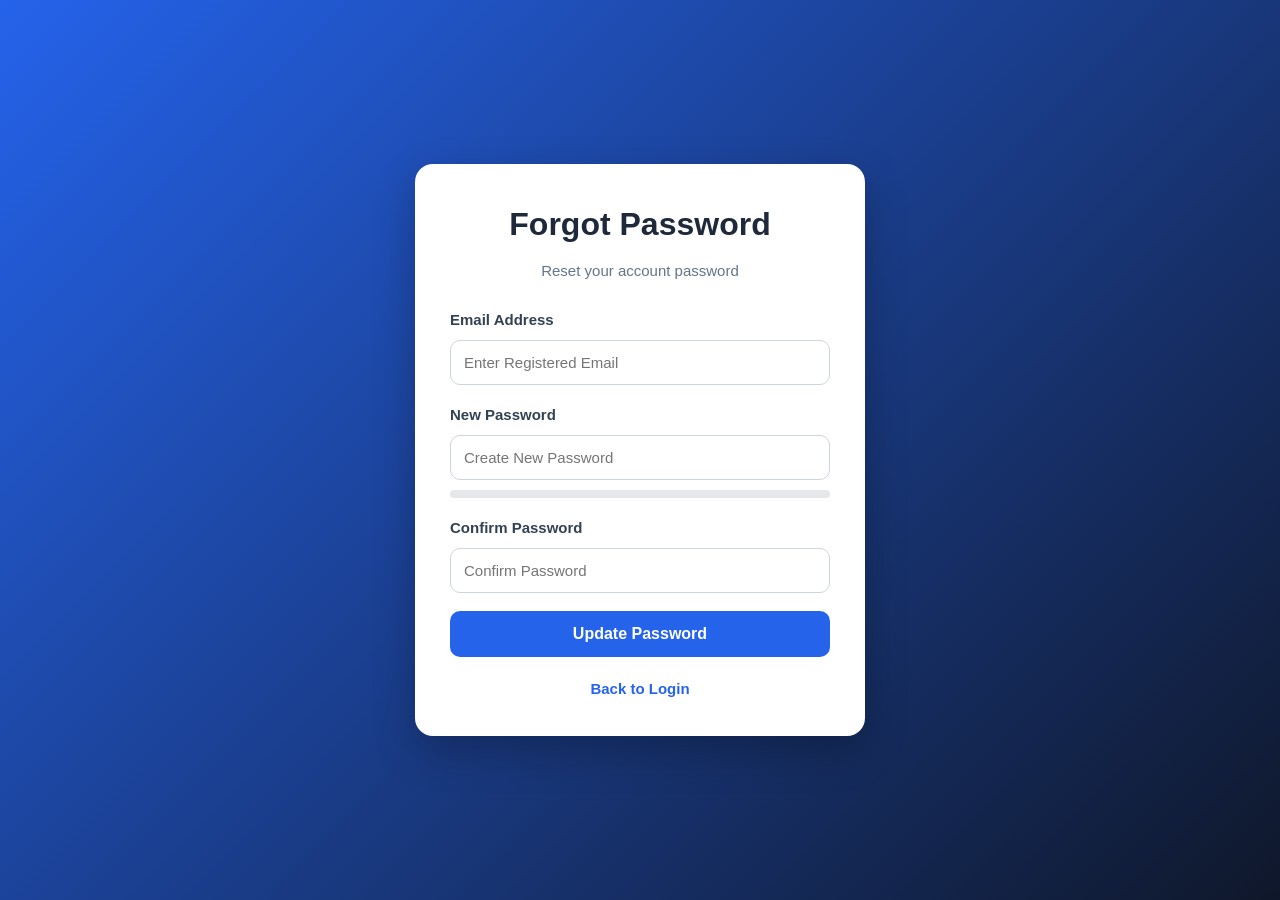
<file: forget-password.html>
<!DOCTYPE html>
<html lang="en">
<head>
<meta charset="UTF-8">
<meta name="viewport" content="width=device-width, initial-scale=1.0">

<title>Forgot Password</title>

<link rel="stylesheet" href="css/styles.css">
<link rel="stylesheet" href="css/auth.css">

</head>

<body>

<div class="auth-container">

<div class="auth-card">

<div class="auth-header">

<h1>Forgot Password</h1>

<p>Reset your account password</p>

</div>

<form id="forgotPasswordForm">

<div class="input-group">

<label>Email Address</label>

<input
type="email"
id="resetEmail"
placeholder="Enter Registered Email"
required>

</div>

<div class="input-group">

<label>New Password</label>

<input
type="password"
id="newPassword"
placeholder="Create New Password"
required>

<div class="strength-container">

<div id="strengthBar"></div>

</div>

</div>

<div class="input-group">

<label>Confirm Password</label>

<input
type="password"
id="confirmNewPassword"
placeholder="Confirm Password"
required>

</div>

<button
type="submit"
class="auth-btn">

Update Password

</button>

<div class="auth-footer">

<a href="index.html">

Back to Login

</a>

</div>

</form>

</div>

</div>

<script src="js/auth.js"></script>

</body>

</html>
</file>
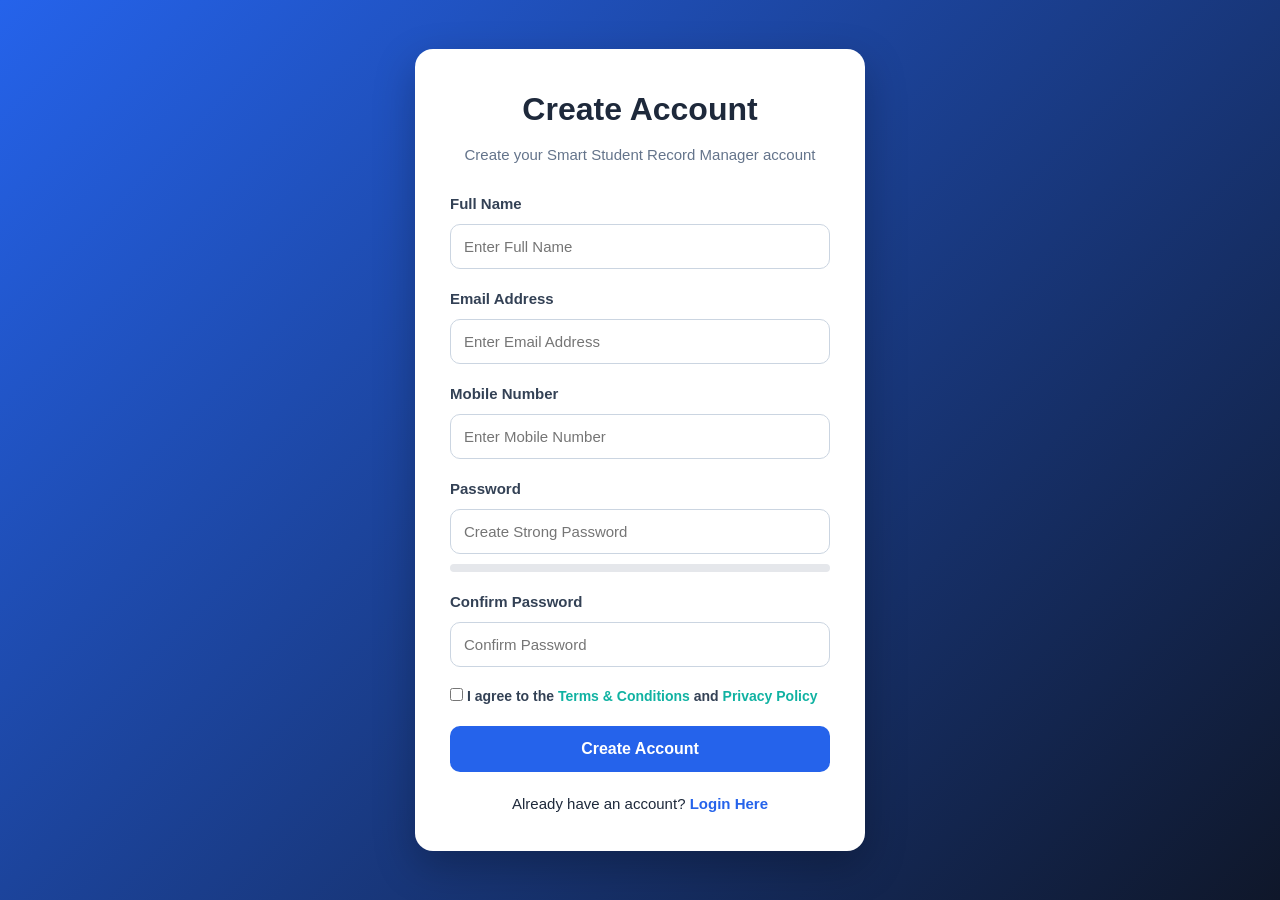
<file: signup.html>
<!DOCTYPE html>
<html lang="en">
<head>
    <meta charset="UTF-8">
    <meta name="viewport" content="width=device-width, initial-scale=1.0">
    <title>Create Account | Smart Student Record Manager</title>

    <link rel="stylesheet" href="css/styles.css">
    <link rel="stylesheet" href="css/auth.css">
</head>

<body>

<div class="auth-container">

    <div class="auth-card">

        <div class="auth-header">

            <h1>Create Account</h1>

            <p>Create your Smart Student Record Manager account</p>

        </div>

        <form id="signupForm">

            <div class="input-group">

                <label>Full Name</label>

                <input
                    type="text"
                    id="fullName"
                    placeholder="Enter Full Name"
                    required>

            </div>

            <div class="input-group">

                <label>Email Address</label>

                <input
                    type="email"
                    id="email"
                    placeholder="Enter Email Address"
                    required>

            </div>

            <div class="input-group">

                <label>Mobile Number</label>

                <input
                    type="tel"
                    id="mobile"
                    maxlength="10"
                    placeholder="Enter Mobile Number"
                    required>

            </div>

            <div class="input-group">

                <label>Password</label>

                <input
                    type="password"
                    id="password"
                    placeholder="Create Strong Password"
                    required>

                <small id="passwordMessage"></small>

                <div class="strength-container">

                    <div id="strengthBar"></div>

                </div>

            </div>

            <div class="input-group">

                <label>Confirm Password</label>

                <input
                    type="password"
                    id="confirmPassword"
                    placeholder="Confirm Password"
                    required>

            </div>
                        <div class="input-group">
                <label class="checkbox-container">
                    <input type="checkbox" id="terms" required>
                    <span>
                        I agree to the
                        <a href="#">Terms & Conditions</a>
                        and
                        <a href="#">Privacy Policy</a>
                    </span>
                </label>
            </div>

            <button type="submit" class="auth-btn">
                Create Account
            </button>

            <div class="auth-footer">

                <p>
                    Already have an account?
                    <a href="index.html">
                        Login Here
                    </a>
                </p>

            </div>

        </form>

    </div>

</div>

<script src="js/auth.js"></script>

</body>
</html>
</file>
<file: css/styles.css>
/* ==========================================================================
   Smart Student Record Manager - Design System & Stylesheet
   Theme: Professional Academic Blue, White, Teal with Dark Mode & Glassmorphism
   ========================================================================== */

:root {
    /* Color Tokens - Light Theme */
    --primary-h: 222;
    --primary-s: 84%;
    --primary-l: 35%;
    --primary: hsl(var(--primary-h), var(--primary-s), var(--primary-l)); /* #0d3b66 */
    --primary-dark: hsl(222, 84%, 25%);
    --primary-light: hsl(222, 84%, 95%);
    
    --teal-h: 174;
    --teal-s: 84%;
    --teal-l: 38%;
    --teal: hsl(var(--teal-h), var(--teal-s), var(--teal-l)); /* #0d9488 */
    --teal-light: hsl(var(--teal-h), 84%, 94%);
    
    --accent: #3b82f6;
    --bg-body: #f8fafc;
    --bg-card: rgba(255, 255, 255, 0.85);
    --bg-sidebar: #0f172a;
    --bg-topbar: rgba(255, 255, 255, 0.9);
    
    --text-primary: #1e293b;
    --text-secondary: #64748b;
    --text-muted: #94a3b8;
    --text-on-dark: #f8fafc;
    
    --border-color: #e2e8f0;
    --border-card: rgba(226, 232, 240, 0.7);
    
    --shadow-sm: 0 1px 3px rgba(0, 0, 0, 0.05);
    --shadow-md: 0 4px 12px -2px rgba(0, 0, 0, 0.08), 0 2px 6px -1px rgba(0, 0, 0, 0.04);
    --shadow-lg: 0 10px 25px -5px rgba(0, 0, 0, 0.1), 0 8px 10px -6px rgba(0, 0, 0, 0.05);
    --shadow-glow: 0 0 20px rgba(13, 148, 136, 0.25);
    
    --radius-sm: 8px;
    --radius-md: 12px;
    --radius-lg: 18px;
    --radius-full: 9999px;
    
    --font-heading: 'Outfit', -apple-system, BlinkMacSystemFont, sans-serif;
    --font-body: 'Inter', -apple-system, BlinkMacSystemFont, sans-serif;
    --font-code: 'Fira Code', monospace;
    
    --transition: all 0.25s cubic-bezier(0.4, 0, 0.2, 1);
    --sidebar-width: 270px;
    --topbar-height: 72px;
}

/* Dark Theme Overrides */
[data-theme="dark"] {
    --bg-body: #0b0f19;
    --bg-card: rgba(17, 24, 39, 0.75);
    --bg-topbar: rgba(17, 24, 39, 0.85);
    
    --text-primary: #f1f5f9;
    --text-secondary: #94a3b8;
    --text-muted: #64748b;
    
    --border-color: #1e293b;
    --border-card: rgba(30, 41, 59, 0.8);
    
    --shadow-sm: 0 1px 3px rgba(0, 0, 0, 0.4);
    --shadow-md: 0 4px 14px rgba(0, 0, 0, 0.4);
    --shadow-lg: 0 10px 25px rgba(0, 0, 0, 0.5);
}

/* ==========================================================================
   Reset & Base Styles
   ========================================================================== */

*, *::before, *::after {
    box-sizing: border-box;
    margin: 0;
    padding: 0;
}

html {
    font-size: 15px;
    scroll-behavior: smooth;
}

body {
    font-family: var(--font-body);
    background-color: var(--bg-body);
    color: var(--text-primary);
    line-height: 1.6;
    overflow-x: hidden;
    transition: background-color 0.3s ease, color 0.3s ease;
}

a {
    color: var(--teal);
    text-decoration: none;
    transition: var(--transition);
}

a:hover {
    color: var(--primary);
}

button, input, select, textarea {
    font-family: inherit;
    font-size: inherit;
}

/* Custom Scrollbar */
::-webkit-scrollbar {
    width: 8px;
    height: 8px;
}

::-webkit-scrollbar-track {
    background: transparent;
}

::-webkit-scrollbar-thumb {
    background: var(--text-muted);
    border-radius: 4px;
}

::-webkit-scrollbar-thumb:hover {
    background: var(--text-secondary);
}

/* ==========================================================================
   Login Page Styling (Requirement 5)
   ========================================================================== */

.login-view-container {
    position: fixed;
    top: 0; left: 0; right: 0; bottom: 0;
    background: linear-gradient(135deg, #0f172a, #1e3a8a, #0f766e);
    display: none;
    align-items: center;
    justify-content: center;
    z-index: 5000;
    padding: 20px;
}

.login-view-container.active {
    display: flex;
    animation: fadeIn 0.4s ease;
}

.login-card {
    width: 100%;
    max-width: 440px;
    background: rgba(15, 23, 42, 0.85) !important;
    backdrop-filter: blur(20px);
    -webkit-backdrop-filter: blur(20px);
    border: 1px solid rgba(255, 255, 255, 0.15) !important;
    color: #f8fafc;
    padding: 36px 30px;
    box-shadow: 0 20px 50px rgba(0,0,0,0.5);
}

.login-header {
    text-align: center;
    margin-bottom: 28px;
}

.logo-box.lg {
    width: 64px;
    height: 64px;
    margin: 0 auto 16px auto;
    font-size: 2rem;
}

.login-header h2 {
    font-family: var(--font-heading);
    font-size: 1.45rem;
    font-weight: 800;
    color: #fff;
    margin-bottom: 4px;
}

.login-header p {
    font-size: 0.84rem;
    color: var(--teal);
}

.login-form .form-group label {
    color: #cbd5e1;
}

.login-form input {
    background: rgba(255, 255, 255, 0.08);
    border-color: rgba(255, 255, 255, 0.2);
    color: #fff;
}

.login-form input:focus {
    border-color: var(--teal);
    background: rgba(255, 255, 255, 0.12);
}

.login-options-row {
    margin-top: 12px;
}

.remember-checkbox {
    display: flex;
    align-items: center;
    gap: 8px;
    font-size: 0.82rem;
    color: #94a3b8;
    cursor: pointer;
}

.login-error-alert {
    margin-top: 14px;
    padding: 10px 14px;
    background: rgba(239, 68, 68, 0.18);
    border: 1px solid rgba(239, 68, 68, 0.4);
    border-radius: var(--radius-sm);
    color: #fca5a5;
    font-size: 0.85rem;
    font-weight: 600;
    display: flex;
    align-items: center;
    gap: 8px;
    animation: fadeIn 0.2s ease;
}

.demo-credentials-box {
    margin-top: 20px;
    padding: 12px;
    background: rgba(13, 148, 136, 0.15);
    border: 1px dashed rgba(13, 148, 136, 0.4);
    border-radius: var(--radius-sm);
    display: flex;
    align-items: center;
    gap: 10px;
    font-size: 0.82rem;
    color: #5eead4;
}

.user-session-badge {
    display: flex;
    align-items: center;
    gap: 8px;
    padding: 4px 10px;
    background: var(--bg-body);
    border: 1px solid var(--border-color);
    border-radius: var(--radius-full);
    font-size: 0.8rem;
    font-weight: 600;
}

.btn-logout {
    background: none;
    border: none;
    color: #ef4444;
    cursor: pointer;
    display: flex;
    align-items: center;
    padding: 2px;
    transition: var(--transition);
}

.btn-logout:hover {
    transform: scale(1.1);
}

/* ==========================================================================
   Roll Number Help Card (Requirement 7)
   ========================================================================== */

.help-card {
    border-left: 4px solid var(--teal);
}

.help-breakdown-list {
    display: flex;
    flex-direction: column;
    gap: 16px;
    margin-top: 16px;
}

.help-item {
    display: flex;
    align-items: flex-start;
    gap: 12px;
}

.code-pill {
    padding: 4px 10px;
    background: #0f172a;
    color: #38bdf8;
    font-family: var(--font-code);
    font-size: 0.82rem;
    font-weight: 700;
    border-radius: var(--radius-sm);
    flex-shrink: 0;
    min-width: 60px;
    text-align: center;
}

.code-pill.campus { background: rgba(13, 148, 136, 0.2); color: var(--teal); }
.code-pill.branch { background: rgba(245, 158, 11, 0.2); color: #f59e0b; }

.help-item strong {
    font-size: 0.88rem;
    color: var(--text-primary);
}

.help-item p {
    font-size: 0.8rem;
    color: var(--text-secondary);
}

.help-item ul {
    list-style: none;
    font-size: 0.78rem;
    color: var(--text-secondary);
    margin-top: 4px;
    display: grid;
    grid-template-columns: repeat(2, 1fr);
    gap: 4px;
}

/* ==========================================================================
   App Layout Structure
   ========================================================================== */

.app-container {
    display: flex;
    min-height: 100vh;
    width: 100vw;
    position: relative;
}

/* Sidebar Styling */
.sidebar {
    width: var(--sidebar-width);
    background-color: var(--bg-sidebar);
    color: var(--text-on-dark);
    display: flex;
    flex-direction: column;
    position: fixed;
    top: 0;
    left: 0;
    bottom: 0;
    z-index: 100;
    transition: var(--transition);
    border-right: 1px solid rgba(255, 255, 255, 0.08);
}

.sidebar-header {
    padding: 20px 24px;
    display: flex;
    align-items: center;
    gap: 14px;
    border-bottom: 1px solid rgba(255, 255, 255, 0.08);
}

.logo-box {
    width: 42px;
    height: 42px;
    background: linear-gradient(135deg, var(--teal), var(--primary));
    border-radius: var(--radius-md);
    display: flex;
    align-items: center;
    justify-content: center;
    color: #fff;
    box-shadow: var(--shadow-glow);
}

.logo-text h2 {
    font-family: var(--font-heading);
    font-size: 1.25rem;
    font-weight: 700;
    letter-spacing: -0.5px;
    color: #fff;
}

.logo-text h2 span {
    color: var(--teal);
}

.logo-text p {
    font-size: 0.75rem;
    color: var(--text-muted);
}

.sidebar-close-btn {
    display: none;
    background: none;
    border: none;
    color: var(--text-muted);
    font-size: 1.5rem;
    cursor: pointer;
}

.sidebar-nav {
    flex: 1;
    padding: 20px 16px;
    overflow-y: auto;
}

.nav-section-title {
    font-size: 0.7rem;
    font-weight: 700;
    letter-spacing: 1px;
    color: #64748b;
    margin: 20px 12px 8px 12px;
}

.nav-section-title:first-child {
    margin-top: 0;
}

.nav-item {
    display: flex;
    align-items: center;
    gap: 12px;
    padding: 10px 14px;
    border-radius: var(--radius-sm);
    color: #94a3b8;
    font-weight: 500;
    font-size: 0.92rem;
    margin-bottom: 4px;
    transition: var(--transition);
}

.nav-item i {
    width: 20px;
    height: 20px;
}

.nav-item:hover {
    color: #fff;
    background: rgba(255, 255, 255, 0.06);
    transform: translateX(4px);
}

.nav-item.active {
    color: #fff;
    background: linear-gradient(90deg, var(--teal), var(--primary));
    font-weight: 600;
    box-shadow: 0 4px 12px rgba(13, 148, 136, 0.3);
}

.sidebar-footer {
    padding: 16px;
    border-top: 1px solid rgba(255, 255, 255, 0.08);
}

.c-badge {
    display: flex;
    align-items: center;
    gap: 8px;
    padding: 10px;
    background: rgba(13, 148, 136, 0.15);
    border: 1px solid rgba(13, 148, 136, 0.3);
    border-radius: var(--radius-sm);
    color: var(--teal);
    font-size: 0.8rem;
    font-weight: 600;
}

/* Main Content Wrapper */
.main-wrapper {
    flex: 1;
    margin-left: var(--sidebar-width);
    display: flex;
    flex-direction: column;
    min-height: 100vh;
    transition: var(--transition);
}

/* Top Navigation Bar */
.topbar {
    height: var(--topbar-height);
    background-color: var(--bg-topbar);
    backdrop-filter: blur(12px);
    -webkit-backdrop-filter: blur(12px);
    border-bottom: 1px solid var(--border-color);
    padding: 0 30px;
    display: flex;
    align-items: center;
    justify-content: space-between;
    position: sticky;
    top: 0;
    z-index: 90;
}

.topbar-left {
    display: flex;
    align-items: center;
    gap: 16px;
}

.menu-toggle-btn {
    display: none;
    background: none;
    border: none;
    color: var(--text-primary);
    font-size: 1.4rem;
    cursor: pointer;
    padding: 4px;
}

.page-title-box h1 {
    font-family: var(--font-heading);
    font-size: 1.4rem;
    font-weight: 700;
    letter-spacing: -0.3px;
}

.page-title-box p {
    font-size: 0.8rem;
    color: var(--text-secondary);
}

.topbar-right {
    display: flex;
    align-items: center;
    gap: 16px;
}

/* Quick Global Search */
.quick-search-wrapper {
    position: relative;
    width: 260px;
}

.quick-search-icon {
    position: absolute;
    left: 12px;
    top: 50%;
    transform: translateY(-50%);
    color: var(--text-muted);
    width: 16px;
    height: 16px;
}

.quick-search-wrapper input {
    width: 100%;
    padding: 8px 12px 8px 36px;
    background: var(--bg-body);
    border: 1px solid var(--border-color);
    border-radius: var(--radius-full);
    color: var(--text-primary);
    font-size: 0.85rem;
    transition: var(--transition);
}

.quick-search-wrapper input:focus {
    outline: none;
    border-color: var(--teal);
    box-shadow: 0 0 0 3px rgba(13, 148, 136, 0.15);
    width: 300px;
}

.quick-search-results {
    position: absolute;
    top: 110%;
    right: 0;
    width: 320px;
    background: var(--bg-card);
    backdrop-filter: blur(16px);
    border: 1px solid var(--border-card);
    border-radius: var(--radius-md);
    box-shadow: var(--shadow-lg);
    display: none;
    max-height: 300px;
    overflow-y: auto;
    z-index: 1000;
    padding: 8px;
}

.quick-search-results.active {
    display: block;
}

.search-res-item {
    padding: 10px 12px;
    border-radius: var(--radius-sm);
    cursor: pointer;
    display: flex;
    justify-content: space-between;
    align-items: center;
    transition: var(--transition);
}

.search-res-item:hover {
    background: var(--primary-light);
}

[data-theme="dark"] .search-res-item:hover {
    background: rgba(255, 255, 255, 0.08);
}

/* Theme Toggle Button */
.theme-toggle-btn {
    background: var(--bg-body);
    border: 1px solid var(--border-color);
    width: 40px;
    height: 40px;
    border-radius: var(--radius-full);
    display: flex;
    align-items: center;
    justify-content: center;
    color: var(--text-primary);
    cursor: pointer;
    transition: var(--transition);
}

.theme-toggle-btn:hover {
    background: var(--primary-light);
    color: var(--primary);
}

.sun-icon { display: block; }
.moon-icon { display: none; }

[data-theme="dark"] .sun-icon { display: none; }
[data-theme="dark"] .moon-icon { display: block; }

/* Storage Badge */
.storage-indicator {
    display: flex;
    align-items: center;
    gap: 8px;
    padding: 6px 14px;
    background: var(--bg-body);
    border: 1px solid var(--border-color);
    border-radius: var(--radius-full);
    font-size: 0.8rem;
    font-weight: 600;
    color: var(--text-secondary);
}

.status-dot {
    width: 8px;
    height: 8px;
    background-color: #10b981;
    border-radius: 50%;
    box-shadow: 0 0 8px #10b981;
}

/* Content Body & Views */
.content-body {
    padding: 30px;
    flex: 1;
}

.view-page {
    display: none;
    animation: fadeIn 0.3s ease-in-out;
}

.view-page.active {
    display: block;
}

@keyframes fadeIn {
    from { opacity: 0; transform: translateY(8px); }
    to { opacity: 1; transform: translateY(0); }
}

/* ==========================================================================
   Glassmorphism Cards & General Elements
   ========================================================================== */

.glass-card {
    background: var(--bg-card);
    backdrop-filter: blur(12px);
    -webkit-backdrop-filter: blur(12px);
    border: 1px solid var(--border-card);
    border-radius: var(--radius-lg);
    padding: 24px;
    box-shadow: var(--shadow-md);
    transition: var(--transition);
}

.glass-card:hover {
    box-shadow: var(--shadow-lg);
}

.section-title-box {
    margin: 35px 0 20px 0;
}

.section-title-box h2 {
    font-family: var(--font-heading);
    font-size: 1.5rem;
    font-weight: 700;
}

.section-title-box p {
    color: var(--text-secondary);
    font-size: 0.9rem;
}

/* ==========================================================================
   Buttons & UI Components
   ========================================================================== */

.btn {
    display: inline-flex;
    align-items: center;
    justify-content: center;
    gap: 8px;
    padding: 10px 20px;
    border-radius: var(--radius-md);
    font-weight: 600;
    font-size: 0.9rem;
    cursor: pointer;
    border: none;
    transition: var(--transition);
    text-decoration: none;
}

.btn-sm {
    padding: 7px 14px;
    font-size: 0.82rem;
    border-radius: var(--radius-sm);
}

.btn-xs {
    padding: 4px 10px;
    font-size: 0.78rem;
    border-radius: var(--radius-sm);
}

.btn-lg {
    padding: 14px 28px;
    font-size: 1rem;
    border-radius: var(--radius-md);
}

.btn-block {
    width: 100%;
}

.btn-primary {
    background: linear-gradient(135deg, var(--primary), var(--primary-dark));
    color: #fff;
    box-shadow: 0 4px 12px rgba(13, 59, 102, 0.25);
}

.btn-primary:hover {
    transform: translateY(-2px);
    box-shadow: 0 6px 18px rgba(13, 59, 102, 0.35);
}

.btn-teal {
    background: linear-gradient(135deg, var(--teal), #0f766e);
    color: #fff;
    box-shadow: 0 4px 12px rgba(13, 148, 136, 0.25);
}

.btn-teal:hover {
    transform: translateY(-2px);
    box-shadow: 0 6px 18px rgba(13, 148, 136, 0.35);
}

.btn-secondary {
    background: var(--bg-body);
    color: var(--text-primary);
    border: 1px solid var(--border-color);
}

.btn-secondary:hover {
    background: var(--border-color);
}

.btn-outline {
    background: transparent;
    border: 1.5px solid var(--teal);
    color: var(--teal);
}

.btn-outline:hover {
    background: var(--teal);
    color: #fff;
}

.btn-danger {
    background: linear-gradient(135deg, #ef4444, #dc2626);
    color: #fff;
}

.btn-danger:hover {
    transform: translateY(-2px);
    box-shadow: 0 4px 14px rgba(239, 68, 68, 0.3);
}

/* Badges */
.badge {
    display: inline-flex;
    align-items: center;
    padding: 4px 10px;
    border-radius: var(--radius-full);
    font-size: 0.75rem;
    font-weight: 700;
    text-transform: uppercase;
    letter-spacing: 0.5px;
}

.badge-primary { background: rgba(59, 130, 246, 0.15); color: #2563eb; }
.badge-teal { background: rgba(13, 148, 136, 0.15); color: var(--teal); }
.badge-success { background: rgba(16, 185, 129, 0.15); color: #10b981; }
.badge-warning { background: rgba(245, 158, 11, 0.15); color: #d97706; }
.badge-danger { background: rgba(239, 68, 68, 0.15); color: #ef4444; }

/* ==========================================================================
   Hero Section (Home View)
   ========================================================================== */

.hero-section {
    display: grid;
    grid-template-columns: 1.2fr 0.8fr;
    gap: 40px;
    align-items: center;
    padding: 40px 0 20px 0;
}

.hero-badge {
    display: inline-flex;
    align-items: center;
    gap: 8px;
    padding: 6px 16px;
    background: var(--teal-light);
    color: var(--teal);
    border-radius: var(--radius-full);
    font-size: 0.85rem;
    font-weight: 600;
    margin-bottom: 20px;
}

[data-theme="dark"] .hero-badge {
    background: rgba(13, 148, 136, 0.2);
}

.hero-title {
    font-family: var(--font-heading);
    font-size: 2.8rem;
    font-weight: 800;
    line-height: 1.2;
    margin-bottom: 16px;
    letter-spacing: -1px;
}

.gradient-text {
    background: linear-gradient(135deg, var(--teal), var(--accent));
    -webkit-background-clip: text;
    -webkit-text-fill-color: transparent;
}

.hero-tagline {
    font-size: 1.2rem;
    font-weight: 600;
    color: var(--teal);
    margin-bottom: 14px;
}

.hero-description {
    font-size: 1rem;
    color: var(--text-secondary);
    margin-bottom: 30px;
    max-width: 90%;
}

.hero-actions {
    display: flex;
    gap: 16px;
}

.hero-preview-card {
    padding: 0;
    overflow: hidden;
    border: 1px solid var(--border-card);
    background: #0f172a;
    color: #f8fafc;
    box-shadow: var(--shadow-lg);
}

.preview-header {
    background: #1e293b;
    padding: 12px 18px;
    display: flex;
    align-items: center;
    gap: 14px;
}

.dots {
    display: flex;
    gap: 6px;
}

.dots span {
    width: 10px;
    height: 10px;
    border-radius: 50%;
    background: #ef4444;
}

.dots span:nth-child(2) { background: #f59e0b; }
.dots span:nth-child(3) { background: #10b981; }

.preview-title {
    font-family: var(--font-code);
    font-size: 0.8rem;
    color: #94a3b8;
}

.code-preview {
    padding: 20px;
    font-family: var(--font-code);
    font-size: 0.85rem;
    line-height: 1.6;
    overflow-x: auto;
}

.code-preview .keyword { color: #f43f5e; }
.code-preview .type { color: #38bdf8; }
.code-preview .comment { color: #64748b; font-style: italic; }

.hero-stats-mini {
    display: grid;
    grid-template-columns: repeat(3, 1fr);
    background: #1e293b;
    padding: 16px;
    text-align: center;
    border-top: 1px solid #334155;
}

.mini-stat h4 {
    font-family: var(--font-heading);
    font-size: 1.3rem;
    color: var(--teal);
}

.mini-stat p {
    font-size: 0.75rem;
    color: #94a3b8;
}

/* Features Grid */
.features-grid {
    display: grid;
    grid-template-columns: repeat(auto-fit, minmax(240px, 1fr));
    gap: 24px;
}

.feature-card {
    transition: var(--transition);
}

.feature-card:hover {
    transform: translateY(-5px);
}

.feature-icon {
    width: 48px;
    height: 48px;
    border-radius: var(--radius-md);
    display: flex;
    align-items: center;
    justify-content: center;
    color: #fff;
    margin-bottom: 16px;
}

.bg-blue { background: linear-gradient(135deg, #2563eb, #1d4ed8); }
.bg-teal { background: linear-gradient(135deg, #0d9488, #0f766e); }
.bg-indigo { background: linear-gradient(135deg, #6366f1, #4338ca); }
.bg-purple { background: linear-gradient(135deg, #a855f7, #7e22ce); }

.feature-card h3 {
    font-family: var(--font-heading);
    font-size: 1.15rem;
    margin-bottom: 8px;
}

.feature-card p {
    font-size: 0.88rem;
    color: var(--text-secondary);
}

/* ==========================================================================
   Dashboard Metrics & Action Cards
   ========================================================================== */

.metrics-grid {
    display: grid;
    grid-template-columns: repeat(auto-fit, minmax(200px, 1fr));
    gap: 20px;
}

.metric-card {
    display: flex;
    align-items: center;
    gap: 16px;
    padding: 20px;
}

.metric-icon {
    width: 52px;
    height: 52px;
    border-radius: var(--radius-md);
    display: flex;
    align-items: center;
    justify-content: center;
    color: #fff;
    flex-shrink: 0;
}

.metric-icon.blue { background: linear-gradient(135deg, #3b82f6, #1d4ed8); }
.metric-icon.green { background: linear-gradient(135deg, #10b981, #047857); }
.metric-icon.orange { background: linear-gradient(135deg, #f59e0b, #b45309); }
.metric-icon.teal { background: linear-gradient(135deg, #0d9488, #0f766e); }
.metric-icon.purple { background: linear-gradient(135deg, #8b5cf6, #6d28d9); }

.metric-label {
    font-size: 0.8rem;
    font-weight: 600;
    color: var(--text-secondary);
    text-transform: uppercase;
    letter-spacing: 0.5px;
}

.metric-value {
    font-family: var(--font-heading);
    font-size: 1.8rem;
    font-weight: 800;
    line-height: 1.1;
    margin: 2px 0;
}

.metric-subtext {
    font-size: 0.75rem;
    color: var(--text-muted);
}

.dashboard-actions-header {
    margin: 35px 0 16px 0;
}

.dash-cards-grid {
    display: grid;
    grid-template-columns: repeat(auto-fit, minmax(220px, 1fr));
    gap: 20px;
}

.dash-action-card {
    background: var(--bg-card);
    border: 1px solid var(--border-card);
    border-radius: var(--radius-lg);
    padding: 22px;
    cursor: pointer;
    transition: var(--transition);
    display: flex;
    flex-direction: column;
}

.dash-action-card:hover {
    transform: translateY(-6px);
    border-color: var(--teal);
    box-shadow: var(--shadow-lg), var(--shadow-glow);
}

.dash-action-card .card-icon {
    width: 44px;
    height: 44px;
    background: var(--teal-light);
    color: var(--teal);
    border-radius: var(--radius-md);
    display: flex;
    align-items: center;
    justify-content: center;
    margin-bottom: 14px;
}

[data-theme="dark"] .dash-action-card .card-icon {
    background: rgba(13, 148, 136, 0.2);
}

.dash-action-card h4 {
    font-family: var(--font-heading);
    font-size: 1.1rem;
    margin-bottom: 6px;
}

.dash-action-card p {
    font-size: 0.84rem;
    color: var(--text-secondary);
    margin-bottom: 16px;
    flex: 1;
}

.dash-action-card .card-link {
    font-size: 0.82rem;
    font-weight: 700;
    color: var(--teal);
}

/* Recent Activity List */
.activity-card {
    height: 100%;
}

.card-header-flex {
    display: flex;
    justify-content: space-between;
    align-items: center;
    margin-bottom: 18px;
}

.card-header-flex h3 {
    font-family: var(--font-heading);
    font-size: 1.15rem;
    display: flex;
    align-items: center;
    gap: 8px;
}

.activity-list {
    list-style: none;
    max-height: 280px;
    overflow-y: auto;
}

.activity-item {
    display: flex;
    align-items: flex-start;
    gap: 12px;
    padding: 10px 0;
    border-bottom: 1px dashed var(--border-color);
}

.activity-item:last-child {
    border-bottom: none;
}

.activity-icon-bullet {
    width: 28px;
    height: 28px;
    border-radius: 50%;
    display: flex;
    align-items: center;
    justify-content: center;
    font-size: 0.75rem;
    flex-shrink: 0;
}

.activity-icon-bullet.add { background: rgba(16, 185, 129, 0.15); color: #10b981; }
.activity-icon-bullet.update { background: rgba(59, 130, 246, 0.15); color: #3b82f6; }
.activity-icon-bullet.delete { background: rgba(239, 68, 68, 0.15); color: #ef4444; }

.activity-content p {
    font-size: 0.85rem;
    font-weight: 500;
}

.activity-content span {
    font-size: 0.75rem;
    color: var(--text-muted);
}

/* ==========================================================================
   Forms & Controls
   ========================================================================== */

.form-container-wrapper {
    max-width: 800px;
    margin: 0 auto;
}

.form-container-wrapper.full-width-layout {
    max-width: 100%;
}

.form-layout-grid {
    align-items: flex-start;
}

.form-card {
    padding: 30px;
}

.form-header {
    margin-bottom: 24px;
    border-bottom: 1px solid var(--border-color);
    padding-bottom: 16px;
}

.form-header h2 {
    font-family: var(--font-heading);
    font-size: 1.4rem;
    display: flex;
    align-items: center;
    gap: 10px;
}

.form-header p {
    font-size: 0.88rem;
    color: var(--text-secondary);
}

.form-grid {
    display: grid;
    grid-template-columns: repeat(2, 1fr);
    gap: 20px;
}

.form-group {
    display: flex;
    flex-direction: column;
    gap: 6px;
}

.form-group.full-width {
    grid-column: span 2;
}

.form-group label {
    font-size: 0.85rem;
    font-weight: 600;
    color: var(--text-primary);
    display: flex;
    align-items: center;
    gap: 6px;
}

.required {
    color: #ef4444;
}

.form-group input, .form-group select {
    padding: 11px 14px;
    border: 1.5px solid var(--border-color);
    border-radius: var(--radius-sm);
    background: var(--bg-body);
    color: var(--text-primary);
    font-size: 0.9rem;
    transition: var(--transition);
}

.form-group input:focus, .form-group select:focus {
    outline: none;
    border-color: var(--teal);
    box-shadow: 0 0 0 3px rgba(13, 148, 136, 0.15);
}

.form-group input.error, .form-group select.error {
    border-color: #ef4444;
}

.error-msg {
    font-size: 0.78rem;
    color: #ef4444;
    font-weight: 500;
    min-height: 18px;
}

.form-actions {
    display: flex;
    gap: 14px;
    margin-top: 28px;
    padding-top: 20px;
    border-top: 1px solid var(--border-color);
}

/* Radio Tiles */
.radio-tile-group {
    display: grid;
    grid-template-columns: repeat(4, 1fr);
    gap: 10px;
}

.radio-tile {
    position: relative;
    cursor: pointer;
}

.radio-tile input {
    position: absolute;
    opacity: 0;
}

.radio-tile-label {
    display: flex;
    align-items: center;
    justify-content: center;
    gap: 6px;
    padding: 10px;
    border: 1.5px solid var(--border-color);
    border-radius: var(--radius-sm);
    font-size: 0.82rem;
    font-weight: 600;
    transition: var(--transition);
    text-align: center;
}

.radio-tile input:checked + .radio-tile-label {
    border-color: var(--teal);
    background: var(--teal-light);
    color: var(--teal);
}

[data-theme="dark"] .radio-tile input:checked + .radio-tile-label {
    background: rgba(13, 148, 136, 0.25);
    color: #fff;
}

/* Search fetch row */
.search-fetch-row {
    display: flex;
    gap: 14px;
    align-items: flex-end;
}

.flex-1 { flex: 1; }

/* Deletion Warning Box */
.delete-warning-box {
    display: flex;
    align-items: center;
    gap: 16px;
    padding: 16px;
    background: rgba(239, 68, 68, 0.1);
    border: 1px solid rgba(239, 68, 68, 0.3);
    border-radius: var(--radius-md);
    color: #dc2626;
    margin-bottom: 20px;
}

.warn-icon {
    width: 36px;
    height: 36px;
    flex-shrink: 0;
}

.student-profile-preview {
    background: var(--bg-body);
    padding: 20px;
    border-radius: var(--radius-md);
    border: 1px solid var(--border-color);
}

/* ==========================================================================
   Table & Data Grid View
   ========================================================================== */

.table-wrapper-card {
    padding: 0;
    overflow: hidden;
}

.table-controls-bar {
    padding: 20px 24px;
    display: flex;
    justify-content: space-between;
    align-items: center;
    gap: 16px;
    border-bottom: 1px solid var(--border-color);
    flex-wrap: wrap;
}

.search-filter-box {
    flex: 1;
    min-width: 260px;
}

.input-icon-wrapper {
    position: relative;
}

.input-icon-wrapper i {
    position: absolute;
    left: 12px;
    top: 50%;
    transform: translateY(-50%);
    color: var(--text-muted);
}

.input-icon-wrapper input {
    width: 100%;
    padding: 10px 12px 10px 38px;
    border: 1px solid var(--border-color);
    border-radius: var(--radius-md);
    background: var(--bg-body);
    color: var(--text-primary);
}

.dropdown-filters {
    display: flex;
    gap: 10px;
    flex-wrap: wrap;
}

.filter-select {
    padding: 9px 12px;
    border: 1px solid var(--border-color);
    border-radius: var(--radius-sm);
    background: var(--bg-body);
    color: var(--text-primary);
    font-size: 0.85rem;
}

.sort-bar {
    padding: 12px 24px;
    background: var(--bg-body);
    border-bottom: 1px solid var(--border-color);
    display: flex;
    align-items: center;
    gap: 10px;
    flex-wrap: wrap;
}

.sort-label {
    font-size: 0.8rem;
    font-weight: 700;
    color: var(--text-secondary);
    text-transform: uppercase;
}

.sort-btn {
    padding: 6px 12px;
    border-radius: var(--radius-full);
    border: 1px solid var(--border-color);
    background: var(--bg-card);
    color: var(--text-secondary);
    font-size: 0.8rem;
    font-weight: 600;
    cursor: pointer;
    display: flex;
    align-items: center;
    gap: 6px;
    transition: var(--transition);
}

.sort-btn:hover, .sort-btn.active {
    background: var(--teal);
    color: #fff;
    border-color: var(--teal);
}

.records-counter {
    margin-left: auto;
    font-size: 0.82rem;
    font-weight: 600;
    color: var(--text-secondary);
}

.table-responsive {
    overflow-x: auto;
}

.students-table {
    width: 100%;
    border-collapse: collapse;
    text-align: left;
    font-size: 0.9rem;
}

.students-table th {
    background: var(--bg-body);
    padding: 14px 20px;
    font-weight: 700;
    color: var(--text-secondary);
    border-bottom: 2px solid var(--border-color);
    text-transform: uppercase;
    font-size: 0.78rem;
    letter-spacing: 0.5px;
}

.students-table td {
    padding: 14px 20px;
    border-bottom: 1px solid var(--border-color);
    color: var(--text-primary);
}

.students-table tbody tr {
    transition: var(--transition);
}

.students-table tbody tr:hover {
    background: var(--primary-light);
}

[data-theme="dark"] .students-table tbody tr:hover {
    background: rgba(255, 255, 255, 0.04);
}

.table-actions {
    display: flex;
    justify-content: flex-end;
    gap: 8px;
}

.table-pagination {
    padding: 16px 24px;
    display: flex;
    justify-content: space-between;
    align-items: center;
    border-top: 1px solid var(--border-color);
    background: var(--bg-body);
}

.pagination-controls {
    display: flex;
    align-items: center;
    gap: 8px;
}

/* ==========================================================================
   Search Engine & Algorithm Comparison
   ========================================================================== */

.search-layout {
    align-items: flex-start;
}

.algo-metrics-box {
    margin-top: 24px;
    padding-top: 20px;
    border-top: 1px dashed var(--border-color);
}

.algo-metrics-box h4 {
    font-family: var(--font-heading);
    font-size: 1rem;
    margin-bottom: 14px;
    display: flex;
    align-items: center;
    gap: 8px;
}

.metrics-comparison-grid {
    display: grid;
    grid-template-columns: repeat(2, 1fr);
    gap: 16px;
}

.metric-pillar {
    padding: 16px;
    border-radius: var(--radius-md);
    border: 1.5px solid var(--border-color);
    text-align: center;
    background: var(--bg-body);
}

.metric-pillar.linear { border-color: rgba(245, 158, 11, 0.5); }
.metric-pillar.binary { border-color: rgba(16, 185, 129, 0.5); }

.pillar-title {
    font-size: 0.82rem;
    font-weight: 700;
    color: var(--text-secondary);
}

.pillar-stat {
    margin: 8px 0;
}

.stat-num {
    font-family: var(--font-heading);
    font-size: 1.8rem;
    font-weight: 800;
    color: var(--teal);
}

.stat-label {
    font-size: 0.72rem;
    color: var(--text-muted);
    display: block;
}

.step-tracer-container {
    margin-top: 24px;
    padding-top: 20px;
    border-top: 1px solid var(--border-color);
}

.step-tracer-container h4 {
    font-family: var(--font-heading);
    font-size: 1rem;
    margin-bottom: 12px;
    display: flex;
    align-items: center;
    gap: 8px;
}

.tracer-logs {
    background: #0f172a;
    color: #38bdf8;
    font-family: var(--font-code);
    font-size: 0.82rem;
    padding: 14px;
    border-radius: var(--radius-md);
    max-height: 220px;
    overflow-y: auto;
    line-height: 1.7;
}

.log-step {
    border-bottom: 1px solid #1e293b;
    padding: 4px 0;
}

.log-step.found {
    color: #4ade80;
    font-weight: 700;
}

/* Empty States */
.empty-state {
    text-align: center;
    padding: 50px 20px;
}

.empty-icon {
    width: 56px;
    height: 56px;
    color: var(--text-muted);
    margin-bottom: 16px;
}

.empty-state h3 {
    font-family: var(--font-heading);
    font-size: 1.2rem;
    margin-bottom: 8px;
}

.empty-state p {
    font-size: 0.88rem;
    color: var(--text-secondary);
    max-width: 400px;
    margin: 0 auto;
    line-height: 1.6;
}

/* ==========================================================================
   Charts & Statistics
   ========================================================================== */

.grid-2-cols {
    display: grid;
    grid-template-columns: repeat(2, 1fr);
    gap: 24px;
}

.margin-top-md { margin-top: 24px; }
.margin-top-lg { margin-top: 35px; }

.chart-card {
    height: 100%;
}

.chart-container {
    position: relative;
    height: 280px;
    width: 100%;
}

.chart-container-sm {
    position: relative;
    height: 220px;
    width: 100%;
}

/* ==========================================================================
   Reports Generator View & Paper Styling
   ========================================================================== */

.reports-controls-card {
    padding: 24px;
}

.reports-filters-grid {
    display: grid;
    grid-template-columns: repeat(auto-fit, minmax(220px, 1fr));
    gap: 20px;
    margin: 16px 0;
}

.report-actions-row {
    display: flex;
    gap: 12px;
    flex-wrap: wrap;
    padding-top: 16px;
    border-top: 1px solid var(--border-color);
}

.report-paper-wrapper {
    background: #cbd5e1;
    padding: 30px;
    border-radius: var(--radius-lg);
    display: flex;
    justify-content: center;
}

[data-theme="dark"] .report-paper-wrapper {
    background: #1e293b;
}

.report-paper {
    background: #ffffff;
    color: #0f172a;
    width: 100%;
    max-width: 850px;
    padding: 40px;
    border-radius: 4px;
    box-shadow: 0 10px 30px rgba(0, 0, 0, 0.2);
    min-height: 500px;
}

.report-header {
    text-align: center;
    border-bottom: 2px solid #0f172a;
    padding-bottom: 20px;
    margin-bottom: 24px;
}

.report-header h2 {
    font-family: var(--font-heading);
    font-size: 1.6rem;
    font-weight: 800;
    color: #1e3a8a;
    text-transform: uppercase;
}

.report-header h4 {
    font-size: 1.1rem;
    color: #0d9488;
    margin-top: 4px;
}

.report-meta-row {
    display: flex;
    justify-content: space-between;
    font-size: 0.85rem;
    color: #475569;
    margin-bottom: 20px;
}

.report-table {
    width: 100%;
    border-collapse: collapse;
    font-size: 0.88rem;
    margin-top: 16px;
}

.report-table th, .report-table td {
    border: 1px solid #cbd5e1;
    padding: 10px 12px;
    text-align: left;
}

.report-table th {
    background: #f1f5f9;
    font-weight: 700;
}

.report-footer-sign {
    margin-top: 50px;
    display: flex;
    justify-content: space-between;
    padding-top: 30px;
}

.sign-line {
    border-top: 1px solid #475569;
    width: 180px;
    text-align: center;
    padding-top: 6px;
    font-size: 0.82rem;
    font-weight: 600;
}

/* ==========================================================================
   Technology & Concepts Used Accordion Component
   ========================================================================== */

.tech-info-accordion {
    margin-top: 40px;
}

.accordion-card {
    background: var(--bg-card);
    border: 1px solid var(--border-card);
    border-radius: var(--radius-lg);
    overflow: hidden;
    box-shadow: var(--shadow-md);
}

.accordion-header {
    padding: 18px 24px;
    background: linear-gradient(90deg, rgba(13, 59, 102, 0.05), rgba(13, 148, 136, 0.05));
    display: flex;
    justify-content: space-between;
    align-items: center;
    cursor: pointer;
    user-select: none;
}

.accordion-header h3 {
    font-family: var(--font-heading);
    font-size: 1.15rem;
    display: flex;
    align-items: center;
    gap: 10px;
    color: var(--primary);
}

[data-theme="dark"] .accordion-header h3 {
    color: var(--teal);
}

.accordion-icon {
    transition: transform 0.3s ease;
}

.accordion-card.open .accordion-icon {
    transform: rotate(180deg);
}

.accordion-body {
    padding: 24px;
    display: none;
    border-top: 1px solid var(--border-color);
}

.accordion-card.open .accordion-body {
    display: block;
}

.tech-concepts-grid {
    display: grid;
    grid-template-columns: repeat(auto-fit, minmax(280px, 1fr));
    gap: 20px;
}

.concept-box {
    background: var(--bg-body);
    padding: 18px;
    border-radius: var(--radius-md);
    border: 1px solid var(--border-color);
}

.concept-box h4 {
    font-family: var(--font-heading);
    font-size: 0.95rem;
    color: var(--teal);
    margin-bottom: 8px;
    display: flex;
    align-items: center;
    gap: 6px;
}

.concept-box p, .concept-box ul {
    font-size: 0.85rem;
    color: var(--text-secondary);
}

.concept-box ul {
    padding-left: 18px;
}

.inspect-c-code-btn {
    margin-top: 14px;
    display: inline-flex;
}

/* ==========================================================================
   Modals & Toast Notifications
   ========================================================================== */

.modal-overlay {
    position: fixed;
    top: 0;
    left: 0;
    right: 0;
    bottom: 0;
    background: rgba(15, 23, 42, 0.6);
    backdrop-filter: blur(6px);
    display: none;
    align-items: center;
    justify-content: center;
    z-index: 2000;
    padding: 20px;
    animation: fadeIn 0.2s ease;
}

.modal-overlay.active {
    display: flex;
}

.modal-container {
    width: 100%;
    max-width: 600px;
    max-height: 90vh;
    overflow-y: auto;
    padding: 0;
}

.modal-header {
    padding: 18px 24px;
    border-bottom: 1px solid var(--border-color);
    display: flex;
    justify-content: space-between;
    align-items: center;
}

.modal-header h3 {
    font-family: var(--font-heading);
    font-size: 1.2rem;
    display: flex;
    align-items: center;
    gap: 8px;
}

.modal-close-btn {
    background: none;
    border: none;
    font-size: 1.6rem;
    color: var(--text-muted);
    cursor: pointer;
}

.modal-body {
    padding: 24px;
}

.modal-footer {
    padding: 16px 24px;
    border-top: 1px solid var(--border-color);
    display: flex;
    justify-content: flex-end;
    gap: 12px;
}

.code-modal {
    max-width: 750px;
}

.code-modal pre {
    background: #0f172a;
    color: #f8fafc;
    font-family: var(--font-code);
    padding: 18px;
    border-radius: var(--radius-md);
    overflow-x: auto;
    font-size: 0.85rem;
    margin-top: 12px;
}

/* Toast Notifications */
.toast-container {
    position: fixed;
    bottom: 24px;
    right: 24px;
    display: flex;
    flex-direction: column;
    gap: 10px;
    z-index: 3000;
}

.toast {
    display: flex;
    align-items: center;
    gap: 12px;
    padding: 14px 20px;
    background: var(--bg-sidebar);
    color: #fff;
    border-radius: var(--radius-md);
    box-shadow: var(--shadow-lg);
    font-size: 0.88rem;
    animation: slideInRight 0.3s ease;
    max-width: 360px;
}

.toast.success { border-left: 4px solid #10b981; }
.toast.error { border-left: 4px solid #ef4444; }
.toast.info { border-left: 4px solid #3b82f6; }

@keyframes slideInRight {
    from { transform: translateX(100%); opacity: 0; }
    to { transform: translateX(0); opacity: 1; }
}

/* ==========================================================================
   Print Stylesheet
   ========================================================================== */

@media print {
    body {
        background: #fff !important;
        color: #000 !important;
    }
    
    .sidebar, .topbar, .main-footer, .tech-info-accordion, .reports-controls-card, .btn {
        display: none !important;
    }
    
    .main-wrapper {
        margin-left: 0 !important;
    }
    
    .content-body {
        padding: 0 !important;
    }
    
    .report-paper-wrapper {
        background: none !important;
        padding: 0 !important;
    }
    
    .report-paper {
        box-shadow: none !important;
        width: 100% !important;
        max-width: 100% !important;
        padding: 0 !important;
    }
}

/* ==========================================================================
   Responsive Breakpoints
   ========================================================================== */

@media (max-width: 1024px) {
    .hero-section {
        grid-template-columns: 1fr;
    }
    
    .grid-2-cols {
        grid-template-columns: 1fr;
    }
}

@media (max-width: 768px) {
    :root {
        --sidebar-width: 260px;
    }
    
    .sidebar {
        transform: translateX(-100%);
    }
    
    .sidebar.active {
        transform: translateX(0);
    }
    
    .sidebar-close-btn {
        display: block;
    }
    
    .main-wrapper {
        margin-left: 0;
    }
    
    .menu-toggle-btn {
        display: block;
    }
    
    .quick-search-wrapper {
        display: none;
    }
    
    .form-grid {
        grid-template-columns: 1fr;
    }
    
    .form-group.full-width {
        grid-column: span 1;
    }
    
    .radio-tile-group {
        grid-template-columns: repeat(2, 1fr);
    }
}
</file>
<file: css/auth.css>
*{
margin:0;
padding:0;
box-sizing:border-box;
font-family:Arial,Helvetica,sans-serif;
}

body{
background:linear-gradient(135deg,#2563eb,#0f172a);
display:flex;
justify-content:center;
align-items:center;
min-height:100vh;
padding:20px;
}

.auth-container{
width:100%;
display:flex;
justify-content:center;
align-items:center;
}

.auth-card{
background:#fff;
width:450px;
padding:35px;
border-radius:18px;
box-shadow:0 15px 40px rgba(0,0,0,.25);
}

.auth-header{
text-align:center;
margin-bottom:25px;
}

.auth-header h1{
font-size:32px;
color:#1e293b;
margin-bottom:8px;
}

.auth-header p{
color:#64748b;
}

.input-group{
margin-bottom:18px;
}

.input-group label{
display:block;
margin-bottom:8px;
font-weight:600;
color:#334155;
}

.input-group input{
width:100%;
padding:13px;
border:1px solid #cbd5e1;
border-radius:10px;
font-size:15px;
transition:.3s;
}

.input-group input:focus{
outline:none;
border-color:#2563eb;
box-shadow:0 0 0 3px rgba(37,99,235,.2);
}

.auth-btn{
width:100%;
padding:14px;
background:#2563eb;
border:none;
border-radius:10px;
font-size:16px;
font-weight:bold;
color:white;
cursor:pointer;
transition:.3s;
}

.auth-btn:hover{
background:#1d4ed8;
}

.auth-footer{
margin-top:20px;
text-align:center;
}

.auth-footer a{
text-decoration:none;
color:#2563eb;
font-weight:bold;
}

.checkbox-container{
display:flex;
align-items:center;
gap:10px;
font-size:14px;
}

.checkbox-container input{
width:auto;
}

.strength-container{
width:100%;
height:8px;
background:#e5e7eb;
border-radius:20px;
margin-top:10px;
overflow:hidden;
}

#strengthBar{
height:100%;
width:0%;
background:red;
transition:.4s;
border-radius:20px;
}
</file>
